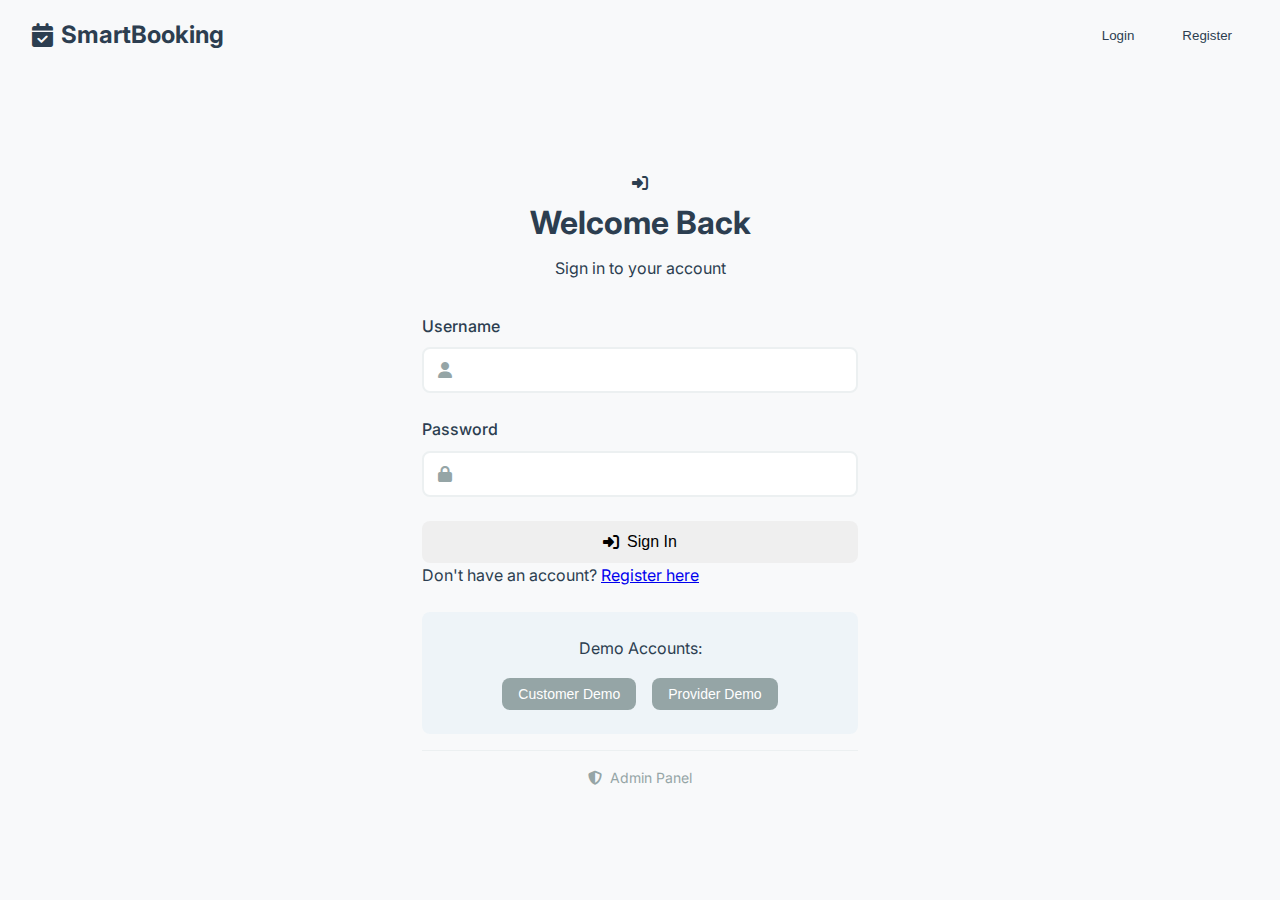
<file: frontend/accounts/index.html>
<!DOCTYPE html>
<html lang="en">
<head>
    <meta charset="UTF-8">
    <meta name="viewport" content="width=device-width, initial-scale=1.0">
    <title>SmartBooking - Your Complete Service Platform</title>
    
    <!-- Google Fonts -->
    <link href="https://fonts.googleapis.com/css2?family=Inter:wght@300;400;500;600;700&display=swap" rel="stylesheet">
    
    <!-- Font Awesome Icons -->
    <link href="https://cdnjs.cloudflare.com/ajax/libs/font-awesome/6.4.0/css/all.min.css" rel="stylesheet">
    
    <!-- Custom Styles -->
    <link href="styles.css" rel="stylesheet">
</head>
<body>
    <div class="container">
        <!-- Navigation Header -->
        <nav class="navbar">
            <div class="nav-brand">
                <i class="fas fa-calendar-check"></i>
                <span>SmartBooking</span>
            </div>
            <div class="nav-links" id="nav-links">
                <!-- Guest Navigation -->
                <button id="login-btn" class="nav-link">Login</button>
                <button id="register-btn" class="nav-link">Register</button>
                
                <!-- Authenticated Navigation -->
                <button id="dashboard-btn" class="nav-link hidden">Dashboard</button>
                <button id="services-btn" class="nav-link hidden">Services</button>
                <button id="bookings-btn" class="nav-link hidden">Bookings</button>
                <button id="notifications-btn" class="nav-link hidden">
                    <i class="fas fa-bell"></i>
                    Notifications
                    <span id="notification-badge" class="notification-badge hidden">0</span>
                </button>
                
                <!-- Provider Only -->
                <button id="my-services-btn" class="nav-link hidden">My Services</button>
                
                <!-- Customer Only -->
                <button id="browse-categories-btn" class="nav-link hidden">Browse Categories</button>
                
                <!-- Common -->
                <button id="profile-btn" class="nav-link hidden">Profile</button>
                <button id="logout-btn" class="nav-link hidden">Logout</button>
            </div>
        </nav>

        <!-- Alert Messages -->
        <div id="alert-container"></div>

        <!-- Login Form -->
        <div id="login-section" class="auth-section">
            <div class="auth-card">
                <div class="auth-header">
                    <i class="fas fa-sign-in-alt"></i>
                    <h2>Welcome Back</h2>
                    <p>Sign in to your account</p>
                </div>
                <form id="login-form" class="auth-form">
                    <div class="form-group">
                        <label for="login-username">Username</label>
                        <div class="input-group">
                            <i class="fas fa-user"></i>
                            <input type="text" id="login-username" name="username" required>
                        </div>
                    </div>
                    <div class="form-group">
                        <label for="login-password">Password</label>
                        <div class="input-group">
                            <i class="fas fa-lock"></i>
                            <input type="password" id="login-password" name="password" required>
                        </div>
                    </div>
                    <button type="submit" class="btn btn-primary" id="login-submit">
                        <i class="fas fa-sign-in-alt"></i>
                        Sign In
                    </button>
                </form>
                <div class="auth-footer">
                    <p>Don't have an account? <a href="#" id="show-register">Register here</a></p>
                    <div class="demo-accounts">
                        <p>Demo Accounts:</p>
                        <div class="demo-buttons">
                            <button class="btn btn-sm btn-secondary" onclick="fillDemoLogin('customer1', 'customer123')">Customer Demo</button>
                            <button class="btn btn-sm btn-secondary" onclick="fillDemoLogin('provider1', 'provider123')">Provider Demo</button>
                        </div>
                    </div>
                    <div class="admin-link">
                        <a href="../admin/index.html">
                            <i class="fas fa-shield-alt"></i>
                            Admin Panel
                        </a>
                    </div>
                </div>
            </div>
        </div>

        <!-- Registration Form -->
        <div id="register-section" class="auth-section hidden">
            <div class="auth-card">
                <div class="auth-header">
                    <i class="fas fa-user-plus"></i>
                    <h2>Create Account</h2>
                    <p>Join SmartBooking today</p>
                </div>
                <form id="register-form" class="auth-form">
                    <div class="form-row">
                        <div class="form-group">
                            <label for="first-name">First Name</label>
                            <div class="input-group">
                                <i class="fas fa-user"></i>
                                <input type="text" id="first-name" name="first_name" required>
                            </div>
                        </div>
                        <div class="form-group">
                            <label for="last-name">Last Name</label>
                            <div class="input-group">
                                <i class="fas fa-user"></i>
                                <input type="text" id="last-name" name="last_name" required>
                            </div>
                        </div>
                    </div>
                    <div class="form-group">
                        <label for="username">Username</label>
                        <div class="input-group">
                            <i class="fas fa-at"></i>
                            <input type="text" id="username" name="username" required>
                        </div>
                    </div>
                    <div class="form-group">
                        <label for="email">Email</label>
                        <div class="input-group">
                            <i class="fas fa-envelope"></i>
                            <input type="email" id="email" name="email" required>
                        </div>
                    </div>
                    <div class="form-group">
                        <label for="phone">Phone Number</label>
                        <div class="input-group">
                            <i class="fas fa-phone"></i>
                            <input type="tel" id="phone" name="phone">
                        </div>
                    </div>
                    <div class="form-group">
                        <label for="user-type">Account Type</label>
                        <div class="input-group">
                            <i class="fas fa-users"></i>
                            <select id="user-type" name="user_type" required>
                                <option value="">Select Account Type</option>
                                <option value="customer">Customer</option>
                                <option value="provider">Service Provider</option>
                            </select>
                        </div>
                    </div>
                    
                    <!-- Provider-specific fields -->
                    <div id="provider-fields" class="hidden">
                        <div class="form-group">
                            <label for="business-name">Business Name</label>
                            <div class="input-group">
                                <i class="fas fa-building"></i>
                                <input type="text" id="business-name" name="business_name">
                            </div>
                        </div>
                        <div class="form-group">
                            <label for="description">Business Description</label>
                            <div class="input-group">
                                <i class="fas fa-info-circle"></i>
                                <textarea id="description" name="description" rows="3"></textarea>
                            </div>
                        </div>
                        <div class="form-group">
                            <label for="location">Location</label>
                            <div class="input-group">
                                <i class="fas fa-map-marker-alt"></i>
                                <input type="text" id="location" name="location">
                            </div>
                        </div>
                    </div>

                    <div class="form-row">
                        <div class="form-group">
                            <label for="password">Password</label>
                            <div class="input-group">
                                <i class="fas fa-lock"></i>
                                <input type="password" id="password" name="password" required>
                            </div>
                        </div>
                        <div class="form-group">
                            <label for="password-confirm">Confirm Password</label>
                            <div class="input-group">
                                <i class="fas fa-lock"></i>
                                <input type="password" id="password-confirm" name="password_confirm" required>
                            </div>
                        </div>
                    </div>
                    <button type="submit" class="btn btn-primary" id="register-submit">
                        <i class="fas fa-user-plus"></i>
                        Create Account
                    </button>
                </form>
                <div class="auth-footer">
                    <p>Already have an account? <a href="#" id="show-login">Sign in here</a></p>
                </div>
            </div>
        </div>

        <!-- Dashboard Section -->
        <div id="dashboard-section" class="main-section hidden">
            <div class="dashboard-container">
                <div class="dashboard-header">
                    <h1><i class="fas fa-tachometer-alt"></i> Dashboard</h1>
                    <p id="dashboard-welcome">Welcome back!</p>
                </div>
                
                <div class="dashboard-stats">
                    <div class="stat-card">
                        <div class="stat-icon">
                            <i class="fas fa-calendar-check"></i>
                        </div>
                        <div class="stat-content">
                            <h3 id="total-bookings">0</h3>
                            <p>Total Bookings</p>
                        </div>
                    </div>
                    
                    <div class="stat-card">
                        <div class="stat-icon">
                            <i class="fas fa-clock"></i>
                        </div>
                        <div class="stat-content">
                            <h3 id="pending-bookings">0</h3>
                            <p>Pending Bookings</p>
                        </div>
                    </div>
                    
                    <div class="stat-card">
                        <div class="stat-icon">
                            <i class="fas fa-check-circle"></i>
                        </div>
                        <div class="stat-content">
                            <h3 id="completed-bookings">0</h3>
                            <p>Completed</p>
                        </div>
                    </div>
                    
                    <div class="stat-card" id="revenue-card">
                        <div class="stat-icon">
                            <i class="fas fa-dollar-sign"></i>
                        </div>
                        <div class="stat-content">
                            <h3 id="total-revenue">$0</h3>
                            <p>Total Revenue</p>
                        </div>
                    </div>
                </div>

                <!-- Quick Actions for Customers -->
                <div id="customer-quick-actions" class="customer-theme hidden">
                    <div class="service-categories">
                        <h2>Browse Services by Category</h2>
                        <div class="category-nav">
                            <a href="#" class="category-card" onclick="showCategoryServices('education')">
                                <div class="category-icon">
                                    <i class="fas fa-graduation-cap"></i>
                                </div>
                                <h3>Education</h3>
                                <p>Tutoring, Online Courses, Workshops</p>
                            </a>
                            
                            <a href="#" class="category-card" onclick="showCategoryServices('travel')">
                                <div class="category-icon">
                                    <i class="fas fa-plane"></i>
                                </div>
                                <h3>Travel</h3>
                                <p>Tour Guides, Travel Planning, Transportation</p>
                            </a>
                            
                            <a href="#" class="category-card" onclick="showCategoryServices('food')">
                                <div class="category-icon">
                                    <i class="fas fa-utensils"></i>
                                </div>
                                <h3>Food & Dining</h3>
                                <p>Catering, Personal Chef, Cooking Classes</p>
                            </a>
                            
                            <a href="#" class="category-card" onclick="showCategoryServices('beauty')">
                                <div class="category-icon">
                                    <i class="fas fa-spa"></i>
                                </div>
                                <h3>Beauty & Wellness</h3>
                                <p>Spa Services, Beauty Treatments, Fitness</p>
                            </a>
                            
                            <a href="#" class="category-card" onclick="showCategoryServices('home')">
                                <div class="category-icon">
                                    <i class="fas fa-home"></i>
                                </div>
                                <h3>Home Services</h3>
                                <p>Cleaning, Repair, Interior Design</p>
                            </a>
                            
                            <a href="#" class="category-card" onclick="showCategoryServices('business')">
                                <div class="category-icon">
                                    <i class="fas fa-briefcase"></i>
                                </div>
                                <h3>Business</h3>
                                <p>Consulting, Legal, Accounting</p>
                            </a>
                        </div>
                    </div>
                </div>

                <!-- Quick Actions for Providers -->
                <div id="provider-quick-actions" class="provider-theme hidden">
                    <div class="flat-card">
                        <h3><i class="fas fa-plus-circle"></i> Quick Actions</h3>
                        <div class="actions-grid">
                            <button class="btn btn-primary" onclick="showAddServiceForm()">
                                <i class="fas fa-plus"></i>
                                Add New Service
                            </button>
                            <button class="btn btn-secondary" onclick="showSection('bookings')">
                                <i class="fas fa-calendar"></i>
                                Manage Bookings
                            </button>
                            <button class="btn btn-secondary" onclick="showMyServices()">
                                <i class="fas fa-cog"></i>
                                My Services
                            </button>
                        </div>
                    </div>
                </div>

                <!-- Recent Activity -->
                <div class="dashboard-sections">
                    <div class="dashboard-section-card">
                        <h3><i class="fas fa-calendar-alt"></i> Recent Bookings</h3>
                        <div id="recent-bookings">
                            <p class="no-data">No recent bookings</p>
                        </div>
                        <button class="btn btn-secondary" onclick="showSection('bookings')">View All Bookings</button>
                    </div>
                    
                    <div class="dashboard-section-card">
                        <h3><i class="fas fa-bell"></i> Recent Notifications</h3>
                        <div id="recent-notifications">
                            <p class="no-data">No recent notifications</p>
                        </div>
                        <button class="btn btn-secondary" onclick="showSection('notifications')">View All Notifications</button>
                    </div>
                </div>
            </div>
        </div>

        <!-- Category-Specific Service Pages -->
        <div id="category-services-section" class="main-section hidden">
            <div class="section-container">
                <div class="section-header">
                    <h1 id="category-title">Category Services</h1>
                    <div class="section-actions">
                        <button class="btn btn-secondary" onclick="showSection('dashboard')">
                            <i class="fas fa-arrow-left"></i>
                            Back to Dashboard
                        </button>
                    </div>
                </div>
                
                <div id="category-services-grid" class="services-grid">
                    <!-- Services will be loaded here -->
                </div>
            </div>
        </div>

        <!-- Services Section -->
        <div id="services-section" class="main-section hidden">
            <div class="section-container">
                <div class="section-header">
                    <h1><i class="fas fa-concierge-bell"></i> Services</h1>
                    <div class="section-actions">
                        <button id="new-service-btn" class="btn btn-primary hidden">
                            <i class="fas fa-plus"></i>
                            Add Service
                        </button>
                    </div>
                </div>
                
                <!-- Service Filters -->
                <div class="services-filters">
                    <div class="filter-group">
                        <select id="category-filter">
                            <option value="">All Categories</option>
                        </select>
                        <input type="text" id="search-filter" placeholder="Search services...">
                        <button id="apply-service-filters" class="btn btn-secondary">Apply Filters</button>
                    </div>
                </div>
                
                <!-- Services List -->
                <div id="services-list" class="services-grid">
                    <p class="no-data">Loading services...</p>
                </div>
            </div>
        </div>

        <!-- Bookings Section -->
        <div id="bookings-section" class="main-section hidden">
            <div class="section-container">
                <div class="section-header">
                    <h1><i class="fas fa-calendar-alt"></i> Bookings Management</h1>
                </div>
                
                <div class="bookings-filters">
                    <select id="status-filter">
                        <option value="">All Status</option>
                        <option value="pending">Pending</option>
                        <option value="confirmed">Confirmed</option>
                        <option value="completed">Completed</option>
                        <option value="cancelled">Cancelled</option>
                    </select>
                    <input type="date" id="date-filter">
                    <button id="apply-booking-filters" class="btn btn-secondary">Apply Filters</button>
                </div>
                
                <div id="bookings-list" class="bookings-list">
                    <p class="no-data">Loading bookings...</p>
                </div>
            </div>
        </div>

        <!-- Notifications Section -->
        <div id="notifications-section" class="main-section hidden">
            <div class="section-container">
                <div class="section-header">
                    <h1><i class="fas fa-bell"></i> Notifications</h1>
                    <div class="section-actions">
                        <button id="mark-all-read-btn" class="btn btn-secondary">
                            <i class="fas fa-check"></i>
                            Mark All Read
                        </button>
                    </div>
                </div>
                
                <div id="notifications-list" class="notifications-list">
                    <p class="no-data">Loading notifications...</p>
                </div>
            </div>
        </div>

        <!-- Profile Section -->
        <div id="profile-section" class="main-section hidden">
            <div class="profile-container">
                <div class="profile-header">
                    <div class="profile-avatar">
                        <i class="fas fa-user-circle"></i>
                    </div>
                    <div class="profile-info">
                        <h2 id="profile-name">User Name</h2>
                        <p id="profile-type" class="profile-type">Account Type</p>
                        <span id="profile-status" class="status-badge">Status</span>
                    </div>
                    <div class="profile-actions">
                        <button class="btn btn-secondary" onclick="editProfile()">
                            <i class="fas fa-edit"></i>
                            Edit Profile
                        </button>
                    </div>
                </div>

                <div class="profile-content">
                    <div class="profile-section-card">
                        <h3><i class="fas fa-user"></i> Personal Information</h3>
                        <div class="profile-details">
                            <div class="detail-item">
                                <label>Username:</label>
                                <span id="profile-username">-</span>
                            </div>
                            <div class="detail-item">
                                <label>Email:</label>
                                <span id="profile-email">-</span>
                            </div>
                            <div class="detail-item">
                                <label>Phone:</label>
                                <span id="profile-phone">-</span>
                            </div>
                            <div class="detail-item">
                                <label>Member Since:</label>
                                <span id="profile-joined">-</span>
                            </div>
                        </div>
                    </div>

                    <!-- Customer Profile -->
                    <div id="customer-profile" class="profile-section-card hidden">
                        <h3><i class="fas fa-heart"></i> Customer Information</h3>
                        <div class="profile-details">
                            <div class="detail-item">
                                <label>Preferred Categories:</label>
                                <span id="preferred-categories">All Categories</span>
                            </div>
                            <div class="detail-item">
                                <label>Total Bookings:</label>
                                <span id="customer-total-bookings">0</span>
                            </div>
                            <div class="detail-item">
                                <label>Favorite Services:</label>
                                <span id="favorite-services">None yet</span>
                            </div>
                        </div>
                    </div>

                    <!-- Provider Profile -->
                    <div id="provider-profile" class="profile-section-card hidden">
                        <h3><i class="fas fa-briefcase"></i> Business Information</h3>
                        <div class="profile-details">
                            <div class="detail-item">
                                <label>Business Name:</label>
                                <span id="business-name-display">-</span>
                            </div>
                            <div class="detail-item">
                                <label>Description:</label>
                                <span id="business-description">-</span>
                            </div>
                            <div class="detail-item">
                                <label>Location:</label>
                                <span id="business-location">-</span>
                            </div>
                            <div class="detail-item">
                                <label>Total Services:</label>
                                <span id="provider-total-services">0</span>
                            </div>
                            <div class="detail-item">
                                <label>Total Bookings:</label>
                                <span id="provider-total-bookings">0</span>
                            </div>
                            <div class="detail-item">
                                <label>Average Rating:</label>
                                <span id="provider-rating">No ratings yet</span>
                            </div>
                        </div>
                    </div>
                </div>
            </div>
        </div>

        <!-- Customer Floating Action Button -->
        <button id="customer-fab" class="customer-theme fab hidden" onclick="showQuickBooking()">
            <i class="fas fa-plus"></i>
        </button>

        <!-- Service Modal -->
        <div id="service-modal" class="modal hidden">
            <div class="modal-content">
                <div class="modal-header">
                    <h3 id="service-modal-title">Service Details</h3>
                    <button class="modal-close" onclick="closeServiceModal()">
                        <i class="fas fa-times"></i>
                    </button>
                </div>
                <div class="modal-body" id="service-modal-body">
                    <!-- Dynamic content will be loaded here -->
                </div>
                <div class="modal-footer" id="service-modal-footer">
                    <!-- Dynamic actions will be loaded here -->
                </div>
            </div>
        </div>

        <!-- Booking Modal -->
        <div id="booking-modal" class="modal hidden">
            <div class="modal-content">
                <div class="modal-header">
                    <h3 id="modal-title">Booking Details</h3>
                    <button id="close-modal" class="modal-close">
                        <i class="fas fa-times"></i>
                    </button>
                </div>
                <div class="modal-body" id="modal-body">
                    <!-- Dynamic content will be loaded here -->
                </div>
                <div class="modal-footer" id="modal-footer">
                    <!-- Dynamic actions will be loaded here -->
                </div>
            </div>
        </div>

        <!-- Loading Spinner -->
        <div id="loading-spinner" class="loading-spinner hidden">
            <div class="spinner"></div>
            <p>Loading...</p>
        </div>
    </div>

    <script src="script.js"></script>
</body>
</html>
</file>
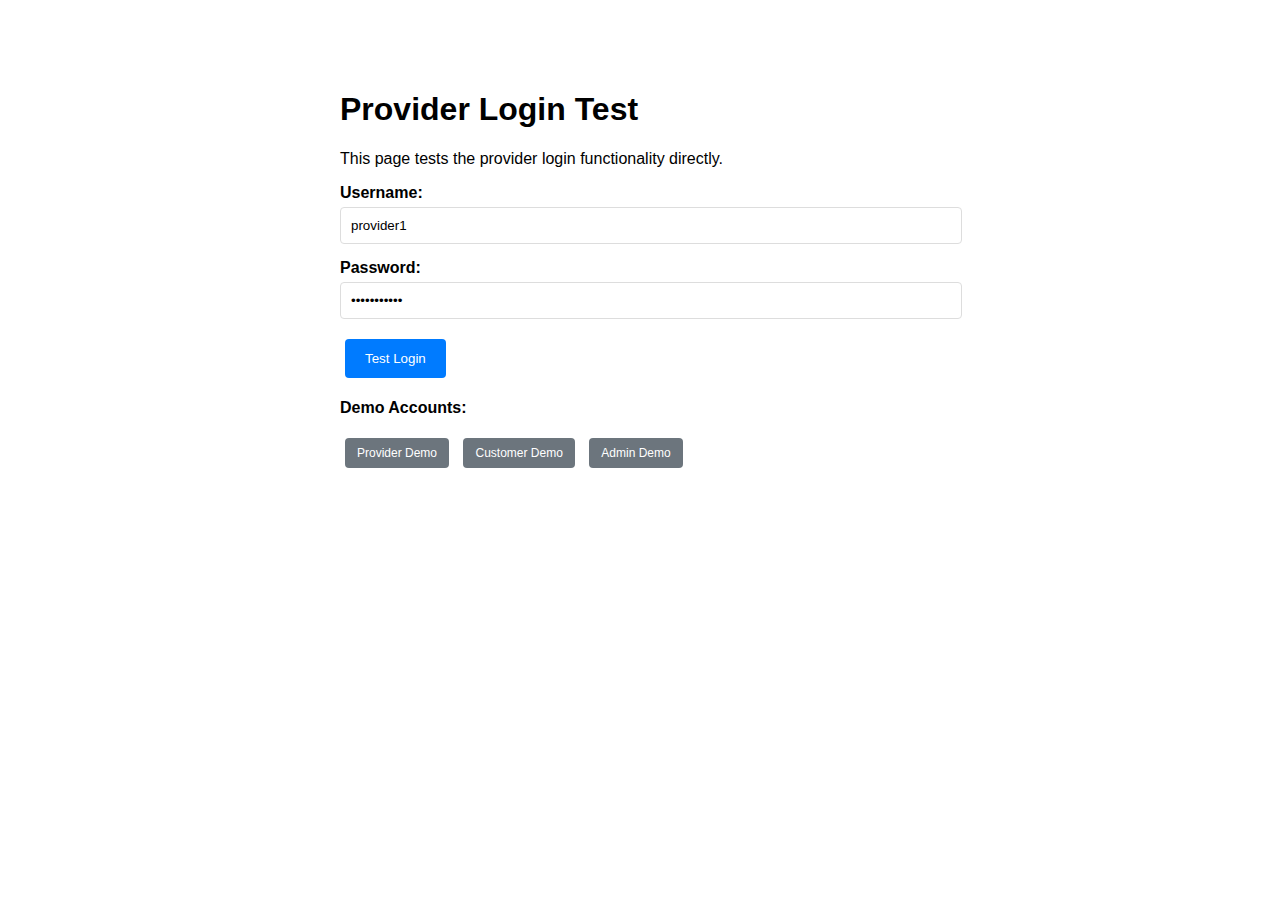
<file: test_provider_login.html>
<!DOCTYPE html>
<html lang="en">
<head>
    <meta charset="UTF-8">
    <meta name="viewport" content="width=device-width, initial-scale=1.0">
    <title>Provider Login Test</title>
    <style>
        body { font-family: Arial, sans-serif; max-width: 600px; margin: 50px auto; padding: 20px; }
        .form-group { margin-bottom: 15px; }
        label { display: block; margin-bottom: 5px; font-weight: bold; }
        input { width: 100%; padding: 10px; border: 1px solid #ddd; border-radius: 4px; }
        button { background: #007bff; color: white; padding: 12px 20px; border: none; border-radius: 4px; cursor: pointer; margin: 5px; }
        button:hover { background: #0056b3; }
        .result { margin-top: 20px; padding: 15px; border-radius: 4px; }
        .success { background: #d4edda; color: #155724; border: 1px solid #c3e6cb; }
        .error { background: #f8d7da; color: #721c24; border: 1px solid #f5c6cb; }
        .demo-buttons { margin-top: 10px; }
        .demo-buttons button { background: #6c757d; font-size: 12px; padding: 8px 12px; }
    </style>
</head>
<body>
    <h1>Provider Login Test</h1>
    <p>This page tests the provider login functionality directly.</p>
    
    <form id="testForm">
        <div class="form-group">
            <label for="username">Username:</label>
            <input type="text" id="username" name="username" placeholder="Enter username">
        </div>
        
        <div class="form-group">
            <label for="password">Password:</label>
            <input type="password" id="password" name="password" placeholder="Enter password">
        </div>
        
        <button type="submit">Test Login</button>
        
        <div class="demo-buttons">
            <p><strong>Demo Accounts:</strong></p>
            <button type="button" onclick="fillCredentials('provider1', 'provider123')">Provider Demo</button>
            <button type="button" onclick="fillCredentials('customer1', 'customer123')">Customer Demo</button>
            <button type="button" onclick="fillCredentials('admin', 'admin123')">Admin Demo</button>
        </div>
    </form>
    
    <div id="result"></div>
    
    <script>
        const API_BASE_URL = 'http://127.0.0.1:8000';
        
        function fillCredentials(username, password) {
            document.getElementById('username').value = username;
            document.getElementById('password').value = password;
        }
        
        async function testLogin(username, password) {
            const resultDiv = document.getElementById('result');
            resultDiv.innerHTML = '<p>Testing login...</p>';
            
            try {
                const response = await fetch(`${API_BASE_URL}/accounts/login/`, {
                    method: 'POST',
                    headers: {
                        'Content-Type': 'application/json'
                    },
                    body: JSON.stringify({ username, password })
                });
                
                if (response.ok) {
                    const data = await response.json();
                    resultDiv.innerHTML = `
                        <div class="result success">
                            <h3>✅ Login Successful!</h3>
                            <p><strong>Username:</strong> ${data.user.username}</p>
                            <p><strong>User Type:</strong> ${data.user.user_type}</p>
                            <p><strong>Full Name:</strong> ${data.user.first_name} ${data.user.last_name}</p>
                            <p><strong>Email:</strong> ${data.user.email}</p>
                            <p><strong>Phone:</strong> ${data.user.phone}</p>
                            <p><strong>Is Verified:</strong> ${data.user.is_verified ? 'Yes' : 'No'}</p>
                            <p><strong>Token:</strong> ${data.token}</p>
                        </div>
                    `;
                    
                    // Test profile endpoint
                    await testProfile(data.token);
                } else {
                    const errorData = await response.text();
                    resultDiv.innerHTML = `
                        <div class="result error">
                            <h3>❌ Login Failed</h3>
                            <p><strong>Status:</strong> ${response.status} ${response.statusText}</p>
                            <p><strong>Error:</strong> ${errorData}</p>
                        </div>
                    `;
                }
            } catch (error) {
                resultDiv.innerHTML = `
                    <div class="result error">
                        <h3>❌ Network Error</h3>
                        <p><strong>Error:</strong> ${error.message}</p>
                        <p>Make sure the Django server is running on http://127.0.0.1:8000</p>
                    </div>
                `;
            }
        }
        
        async function testProfile(token) {
            try {
                const response = await fetch(`${API_BASE_URL}/accounts/profile/`, {
                    method: 'GET',
                    headers: {
                        'Authorization': `Token ${token}`,
                        'Content-Type': 'application/json'
                    }
                });
                
                if (response.ok) {
                    const profileData = await response.json();
                    const profileDiv = document.createElement('div');
                    profileDiv.innerHTML = `
                        <div class="result success" style="margin-top: 15px;">
                            <h3>👤 Profile Data</h3>
                            <p><strong>Profile exists:</strong> ${profileData.profile ? 'Yes' : 'No'}</p>
                            ${profileData.profile ? `
                                <p><strong>Business Name:</strong> ${profileData.profile.business_name || 'N/A'}</p>
                                <p><strong>Description:</strong> ${profileData.profile.description || 'N/A'}</p>
                                <p><strong>Location:</strong> ${profileData.profile.location || 'N/A'}</p>
                                <p><strong>Rating:</strong> ${profileData.profile.rating || 'N/A'}</p>
                                <p><strong>Reviews:</strong> ${profileData.profile.total_reviews || 0}</p>
                                <p><strong>Profile Verified:</strong> ${profileData.profile.is_verified ? 'Yes' : 'No'}</p>
                            ` : ''}
                        </div>
                    `;
                    document.getElementById('result').appendChild(profileDiv);
                }
            } catch (error) {
                console.error('Profile test error:', error);
            }
        }
        
        document.getElementById('testForm').addEventListener('submit', function(e) {
            e.preventDefault();
            const username = document.getElementById('username').value;
            const password = document.getElementById('password').value;
            
            if (!username || !password) {
                document.getElementById('result').innerHTML = `
                    <div class="result error">
                        <h3>❌ Validation Error</h3>
                        <p>Please enter both username and password.</p>
                    </div>
                `;
                return;
            }
            
            testLogin(username, password);
        });
        
        // Auto-fill provider credentials on load for quick testing
        window.addEventListener('load', () => {
            fillCredentials('provider1', 'provider123');
        });
    </script>
</body>
</html>
</file>
<file: frontend/accounts/styles.css>
/* Smart Booking - Dual Design System */
/* Material Design for Customers | Flat Design for Providers */

:root {
    /* Material Design Variables (Customer Theme) */
    --md-primary: #1976d2;
    --md-primary-variant: #1565c0;
    --md-secondary: #03dac6;
    --md-secondary-variant: #018786;
    --md-background: #fafafa;
    --md-surface: #ffffff;
    --md-error: #b00020;
    --md-on-primary: #ffffff;
    --md-on-secondary: #000000;
    --md-on-background: #000000;
    --md-on-surface: #000000;
    --md-on-error: #ffffff;
    
    /* Material Design Shadows */
    --md-elevation-1: 0px 2px 1px -1px rgba(0,0,0,0.2), 0px 1px 1px 0px rgba(0,0,0,0.14), 0px 1px 3px 0px rgba(0,0,0,0.12);
    --md-elevation-2: 0px 3px 1px -2px rgba(0,0,0,0.2), 0px 2px 2px 0px rgba(0,0,0,0.14), 0px 1px 5px 0px rgba(0,0,0,0.12);
    --md-elevation-3: 0px 3px 3px -2px rgba(0,0,0,0.2), 0px 3px 4px 0px rgba(0,0,0,0.14), 0px 1px 8px 0px rgba(0,0,0,0.12);
    --md-elevation-4: 0px 2px 4px -1px rgba(0,0,0,0.2), 0px 4px 5px 0px rgba(0,0,0,0.14), 0px 1px 10px 0px rgba(0,0,0,0.12);
    
    /* Flat Design Variables (Provider Theme) */
    --flat-primary: #3498db;
    --flat-secondary: #2ecc71;
    --flat-accent: #e74c3c;
    --flat-warning: #f39c12;
    --flat-dark: #2c3e50;
    --flat-light: #ecf0f1;
    --flat-white: #ffffff;
    --flat-gray: #95a5a6;
    --flat-text: #2c3e50;
    --flat-bg: #f8f9fa;
    
    /* Common Variables */
    --border-radius: 8px;
    --transition: all 0.3s cubic-bezier(0.4, 0, 0.2, 1);
    --font-family: 'Inter', -apple-system, BlinkMacSystemFont, 'Segoe UI', Roboto, sans-serif;
}

/* Base Styles */
* {
    margin: 0;
    padding: 0;
    box-sizing: border-box;
}

body {
    font-family: var(--font-family);
    line-height: 1.6;
    color: var(--flat-text);
    background: var(--flat-bg);
    transition: var(--transition);
}

/* Customer Theme - Material Design */
.customer-theme {
    background: var(--md-background);
    color: var(--md-on-background);
}

.customer-theme .container {
    background: var(--md-background);
}

.customer-theme .navbar {
    background: var(--md-primary);
    box-shadow: var(--md-elevation-2);
    color: var(--md-on-primary);
}

.customer-theme .auth-card,
.customer-theme .dashboard-container,
.customer-theme .section-container {
    background: var(--md-surface);
    box-shadow: var(--md-elevation-1);
    border-radius: 12px;
    transition: var(--transition);
}

.customer-theme .auth-card:hover,
.customer-theme .dashboard-container:hover {
    box-shadow: var(--md-elevation-3);
}

.customer-theme .btn-primary {
    background: var(--md-primary);
    color: var(--md-on-primary);
    box-shadow: var(--md-elevation-2);
    border-radius: 24px;
    padding: 12px 24px;
    border: none;
    font-weight: 500;
    text-transform: uppercase;
    letter-spacing: 0.5px;
    transition: var(--transition);
}

.customer-theme .btn-primary:hover {
    background: var(--md-primary-variant);
    box-shadow: var(--md-elevation-4);
    transform: translateY(-2px);
}

.customer-theme .service-card {
    background: var(--md-surface);
    border-radius: 16px;
    box-shadow: var(--md-elevation-1);
    transition: var(--transition);
    overflow: hidden;
}

.customer-theme .service-card:hover {
    box-shadow: var(--md-elevation-3);
    transform: translateY(-4px);
}

/* Provider Theme - Flat Design */
.provider-theme {
    background: var(--flat-bg);
    color: var(--flat-text);
}

.provider-theme .navbar {
    background: var(--flat-primary);
    box-shadow: none;
    border-bottom: 3px solid var(--flat-secondary);
    color: var(--flat-white);
}

.provider-theme .auth-card,
.provider-theme .dashboard-container,
.provider-theme .section-container {
    background: var(--flat-white);
    border: 2px solid var(--flat-light);
    border-radius: var(--border-radius);
    box-shadow: none;
}

.provider-theme .btn-primary {
    background: var(--flat-primary);
    color: var(--flat-white);
    border: none;
    border-radius: var(--border-radius);
    padding: 12px 24px;
    font-weight: 600;
    text-transform: none;
    transition: var(--transition);
}

.provider-theme .btn-primary:hover {
    background: var(--flat-secondary);
    transform: translateY(-1px);
}

.provider-theme .service-card {
    background: var(--flat-white);
    border: 2px solid var(--flat-light);
    border-radius: var(--border-radius);
    transition: var(--transition);
}

.provider-theme .service-card:hover {
    border-color: var(--flat-primary);
    transform: translateX(4px);
}

/* Navigation Bar */
.navbar {
    padding: 1rem 2rem;
    position: sticky;
    top: 0;
    z-index: 100;
    display: flex;
    justify-content: space-between;
    align-items: center;
}

.nav-brand {
    font-size: 1.5rem;
    font-weight: 700;
    display: flex;
    align-items: center;
    gap: 0.5rem;
}

.nav-links {
    display: flex;
    gap: 1rem;
    align-items: center;
}

.nav-link {
    background: none;
    border: none;
    color: inherit;
    text-decoration: none;
    padding: 0.5rem 1rem;
    border-radius: var(--border-radius);
    transition: var(--transition);
    cursor: pointer;
    position: relative;
}

.nav-link:hover {
    background: rgba(255, 255, 255, 0.1);
}

/* Container and Layout */
.container {
    min-height: 100vh;
}

.hidden {
    display: none !important;
}

/* Auth Sections */
.auth-section {
    min-height: calc(100vh - 80px);
    display: flex;
    align-items: center;
    justify-content: center;
    padding: 2rem;
}

.auth-card {
    width: 100%;
    max-width: 500px;
    padding: 2rem;
    margin: 1rem;
}

.auth-header {
    text-align: center;
    margin-bottom: 2rem;
}

.auth-header h2 {
    font-size: 2rem;
    margin-bottom: 0.5rem;
}

.auth-form {
    display: flex;
    flex-direction: column;
    gap: 1.5rem;
}

.form-row {
    display: grid;
    grid-template-columns: 1fr 1fr;
    gap: 1rem;
}

.form-group {
    display: flex;
    flex-direction: column;
    gap: 0.5rem;
}

.form-group label {
    font-weight: 500;
    color: var(--flat-text);
}

.input-group {
    position: relative;
    display: flex;
    align-items: center;
}

.input-group i {
    position: absolute;
    left: 1rem;
    color: var(--flat-gray);
    z-index: 1;
}

.input-group input,
.input-group select,
.input-group textarea {
    width: 100%;
    padding: 12px 16px 12px 2.5rem;
    border: 2px solid var(--flat-light);
    border-radius: var(--border-radius);
    font-size: 1rem;
    transition: var(--transition);
    background: var(--flat-white);
}

.input-group input:focus,
.input-group select:focus,
.input-group textarea:focus {
    outline: none;
    border-color: var(--flat-primary);
}

.customer-theme .input-group input:focus,
.customer-theme .input-group select:focus,
.customer-theme .input-group textarea:focus {
    border-color: var(--md-primary);
    box-shadow: 0 0 0 3px rgba(25, 118, 210, 0.1);
}

/* Buttons */
.btn {
    padding: 12px 24px;
    border: none;
    border-radius: var(--border-radius);
    font-size: 1rem;
    font-weight: 500;
    cursor: pointer;
    transition: var(--transition);
    display: inline-flex;
    align-items: center;
    gap: 0.5rem;
    text-decoration: none;
    justify-content: center;
}

.btn-secondary {
    background: var(--flat-gray);
    color: var(--flat-white);
}

.btn-secondary:hover {
    background: var(--flat-dark);
}

.btn-danger {
    background: var(--flat-accent);
    color: var(--flat-white);
}

.btn-danger:hover {
    background: #c0392b;
}

.btn-sm {
    padding: 8px 16px;
    font-size: 0.875rem;
}

/* Dashboard */
.main-section {
    padding: 2rem;
}

.dashboard-container,
.section-container {
    max-width: 1200px;
    margin: 0 auto;
    padding: 2rem;
}

.dashboard-header,
.section-header {
    text-align: center;
    margin-bottom: 3rem;
}

.dashboard-header h1,
.section-header h1 {
    font-size: 2.5rem;
    margin-bottom: 1rem;
    display: flex;
    align-items: center;
    justify-content: center;
    gap: 1rem;
}

/* Category-Based Service Navigation for Customers */
.customer-theme .service-categories {
    margin-bottom: 3rem;
}

.category-nav {
    display: grid;
    grid-template-columns: repeat(auto-fit, minmax(250px, 1fr));
    gap: 1.5rem;
    margin-bottom: 2rem;
}

.category-card {
    background: var(--md-surface);
    border-radius: 16px;
    padding: 2rem;
    text-align: center;
    cursor: pointer;
    transition: var(--transition);
    box-shadow: var(--md-elevation-1);
    text-decoration: none;
    color: inherit;
}

.customer-theme .category-card:hover {
    box-shadow: var(--md-elevation-3);
    transform: translateY(-4px);
}

.category-card .category-icon {
    font-size: 3rem;
    margin-bottom: 1rem;
    color: var(--md-primary);
}

.category-card h3 {
    font-size: 1.25rem;
    margin-bottom: 0.5rem;
}

.category-card p {
    color: var(--flat-gray);
    font-size: 0.875rem;
}

/* Service Cards */
.services-grid {
    display: grid;
    grid-template-columns: repeat(auto-fill, minmax(320px, 1fr));
    gap: 2rem;
    margin-top: 2rem;
}

.service-card {
    padding: 1.5rem;
    position: relative;
}

.service-header {
    display: flex;
    justify-content: space-between;
    align-items: start;
    margin-bottom: 1rem;
}

.service-title {
    font-size: 1.25rem;
    font-weight: 600;
    margin-bottom: 0.5rem;
}

.service-provider {
    color: var(--flat-gray);
    font-size: 0.875rem;
}

.service-price {
    font-size: 1.5rem;
    font-weight: 700;
    color: var(--md-primary);
}

.customer-theme .service-price {
    color: var(--md-primary);
}

.provider-theme .service-price {
    color: var(--flat-primary);
}

.service-description {
    margin-bottom: 1rem;
    color: var(--flat-text);
    line-height: 1.5;
}

.service-meta {
    display: flex;
    justify-content: space-between;
    align-items: center;
    margin-bottom: 1.5rem;
    font-size: 0.875rem;
    color: var(--flat-gray);
}

.service-actions {
    display: flex;
    gap: 0.5rem;
}

/* Stats and Metrics */
.dashboard-stats {
    display: grid;
    grid-template-columns: repeat(auto-fit, minmax(250px, 1fr));
    gap: 2rem;
    margin-bottom: 3rem;
}

.stat-card {
    padding: 2rem;
    text-align: center;
    border-radius: var(--border-radius);
    background: var(--flat-white);
    transition: var(--transition);
}

.customer-theme .stat-card {
    background: var(--md-surface);
    box-shadow: var(--md-elevation-1);
    border-radius: 16px;
}

.customer-theme .stat-card:hover {
    box-shadow: var(--md-elevation-2);
}

.provider-theme .stat-card {
    border: 2px solid var(--flat-light);
}

.provider-theme .stat-card:hover {
    border-color: var(--flat-primary);
}

.stat-icon {
    font-size: 2.5rem;
    margin-bottom: 1rem;
}

.customer-theme .stat-icon {
    color: var(--md-primary);
}

.provider-theme .stat-icon {
    color: var(--flat-primary);
}

.stat-content h3 {
    font-size: 2rem;
    margin-bottom: 0.5rem;
}

/* Profile Section */
.profile-container {
    max-width: 800px;
    margin: 0 auto;
}

.profile-header {
    display: flex;
    align-items: center;
    gap: 2rem;
    margin-bottom: 3rem;
    padding: 2rem;
    background: var(--flat-white);
    border-radius: var(--border-radius);
}

.customer-theme .profile-header {
    background: var(--md-surface);
    box-shadow: var(--md-elevation-1);
    border-radius: 16px;
}

.profile-avatar {
    font-size: 4rem;
    color: var(--flat-gray);
}

.profile-info {
    flex: 1;
}

.profile-info h2 {
    font-size: 2rem;
    margin-bottom: 0.5rem;
}

.profile-type {
    color: var(--flat-gray);
    font-size: 1.125rem;
    margin-bottom: 1rem;
    text-transform: capitalize;
}

.status-badge {
    padding: 0.25rem 0.75rem;
    border-radius: 12px;
    font-size: 0.75rem;
    font-weight: 600;
    text-transform: uppercase;
}

.status-badge.verified {
    background: var(--flat-secondary);
    color: var(--flat-white);
}

.status-badge.unverified {
    background: var(--flat-warning);
    color: var(--flat-white);
}

.profile-content {
    display: grid;
    gap: 2rem;
}

.profile-section-card {
    padding: 2rem;
    background: var(--flat-white);
    border-radius: var(--border-radius);
}

.customer-theme .profile-section-card {
    background: var(--md-surface);
    box-shadow: var(--md-elevation-1);
    border-radius: 16px;
}

.provider-theme .profile-section-card {
    border: 2px solid var(--flat-light);
}

.profile-section-card h3 {
    font-size: 1.25rem;
    margin-bottom: 1.5rem;
    display: flex;
    align-items: center;
    gap: 0.5rem;
}

.profile-details {
    display: grid;
    gap: 1rem;
}

.detail-item {
    display: grid;
    grid-template-columns: 150px 1fr;
    gap: 1rem;
    padding-bottom: 1rem;
    border-bottom: 1px solid var(--flat-light);
}

.detail-item:last-child {
    border-bottom: none;
    padding-bottom: 0;
}

.detail-item label {
    font-weight: 600;
    color: var(--flat-gray);
}

/* Notifications */
.notification-badge {
    background: var(--flat-accent);
    color: var(--flat-white);
    border-radius: 50%;
    padding: 0.25rem 0.5rem;
    font-size: 0.75rem;
    position: absolute;
    top: -0.5rem;
    right: -0.5rem;
    min-width: 1.5rem;
    text-align: center;
}

/* Loading and Alerts */
.loading-spinner {
    position: fixed;
    top: 50%;
    left: 50%;
    transform: translate(-50%, -50%);
    z-index: 1000;
    background: rgba(255, 255, 255, 0.9);
    padding: 2rem;
    border-radius: var(--border-radius);
    text-align: center;
}

.spinner {
    width: 40px;
    height: 40px;
    border: 4px solid var(--flat-light);
    border-top: 4px solid var(--flat-primary);
    border-radius: 50%;
    animation: spin 1s linear infinite;
    margin: 0 auto 1rem;
}

@keyframes spin {
    0% { transform: rotate(0deg); }
    100% { transform: rotate(360deg); }
}

.alert {
    padding: 1rem 2rem;
    margin: 1rem 0;
    border-radius: var(--border-radius);
    border-left: 4px solid;
    position: relative;
    z-index: 1001;
}

.alert.success {
    background: rgba(46, 204, 113, 0.1);
    border-color: var(--flat-secondary);
    color: var(--flat-secondary);
}

.alert.error {
    background: rgba(231, 76, 60, 0.1);
    border-color: var(--flat-accent);
    color: var(--flat-accent);
}

.alert.info {
    background: rgba(52, 152, 219, 0.1);
    border-color: var(--flat-primary);
    color: var(--flat-primary);
}

/* Responsive Design */
@media (max-width: 768px) {
    .navbar {
        padding: 1rem;
        flex-direction: column;
        gap: 1rem;
    }
    
    .nav-links {
        flex-wrap: wrap;
        justify-content: center;
    }
    
    .dashboard-container,
    .section-container {
        padding: 1rem;
    }
    
    .form-row {
        grid-template-columns: 1fr;
    }
    
    .profile-header {
        flex-direction: column;
        text-align: center;
    }
    
    .detail-item {
        grid-template-columns: 1fr;
        gap: 0.5rem;
    }
    
    .category-nav {
        grid-template-columns: 1fr;
    }
    
    .services-grid {
        grid-template-columns: 1fr;
    }
}

@media (max-width: 480px) {
    .dashboard-header h1,
    .section-header h1 {
        font-size: 2rem;
        flex-direction: column;
    }
    
    .auth-card {
        padding: 1.5rem;
    }
    
    .stat-card {
        padding: 1.5rem;
    }
    
    .service-card {
        padding: 1rem;
    }
}

/* Customer Service Categories */
.customer-theme .service-categories {
    background: var(--md-surface);
    border-radius: 16px;
    padding: 2rem;
    margin-bottom: 2rem;
    box-shadow: var(--md-elevation-1);
}

.customer-theme .service-categories h2 {
    text-align: center;
    margin-bottom: 2rem;
    color: var(--md-primary);
}

/* Interactive Elements for Customer Theme */
.customer-theme .interactive-card {
    background: var(--md-surface);
    border-radius: 16px;
    padding: 1.5rem;
    box-shadow: var(--md-elevation-1);
    transition: var(--transition);
    cursor: pointer;
}

.customer-theme .interactive-card:hover {
    box-shadow: var(--md-elevation-3);
    transform: translateY(-2px);
}

.customer-theme .fab {
    position: fixed;
    bottom: 2rem;
    right: 2rem;
    width: 56px;
    height: 56px;
    border-radius: 50%;
    background: var(--md-secondary);
    color: var(--md-on-secondary);
    border: none;
    font-size: 1.5rem;
    cursor: pointer;
    box-shadow: var(--md-elevation-3);
    transition: var(--transition);
}

.customer-theme .fab:hover {
    box-shadow: var(--md-elevation-4);
    transform: scale(1.1);
}

/* Provider Flat Cards */
.provider-theme .flat-card {
    background: var(--flat-white);
    border: 2px solid var(--flat-light);
    border-radius: var(--border-radius);
    padding: 1.5rem;
    transition: var(--transition);
}

.provider-theme .flat-card:hover {
    border-color: var(--flat-primary);
    box-shadow: 0 4px 8px rgba(52, 152, 219, 0.1);
}

/* Demo accounts styling */
.demo-accounts {
    margin-top: 1.5rem;
    padding: 1.5rem;
    background: rgba(52, 152, 219, 0.05);
    border-radius: var(--border-radius);
    text-align: center;
}

.demo-buttons {
    display: flex;
    gap: 1rem;
    justify-content: center;
    margin-top: 1rem;
}

.admin-link {
    margin-top: 1rem;
    padding-top: 1rem;
    border-top: 1px solid var(--flat-light);
}

.admin-link a {
    color: var(--flat-gray);
    text-decoration: none;
    font-size: 0.875rem;
    display: flex;
    align-items: center;
    justify-content: center;
    gap: 0.5rem;
    transition: var(--transition);
}

.admin-link a:hover {
    color: var(--flat-primary);
}

/* Modals */
.modal {
    position: fixed;
    top: 0;
    left: 0;
    width: 100%;
    height: 100%;
    background: rgba(0, 0, 0, 0.5);
    display: flex;
    align-items: center;
    justify-content: center;
    z-index: 1000;
}

.modal-content {
    background: var(--flat-white);
    border-radius: var(--border-radius);
    max-width: 600px;
    width: 90%;
    max-height: 80vh;
    overflow-y: auto;
    position: relative;
}

.customer-theme .modal-content {
    background: var(--md-surface);
    border-radius: 16px;
    box-shadow: var(--md-elevation-4);
}

.modal-header {
    padding: 1.5rem;
    border-bottom: 1px solid var(--flat-light);
    display: flex;
    justify-content: space-between;
    align-items: center;
}

.modal-header h3 {
    margin: 0;
    font-size: 1.25rem;
}

.modal-close {
    background: none;
    border: none;
    font-size: 1.5rem;
    cursor: pointer;
    color: var(--flat-gray);
    transition: var(--transition);
}

.modal-close:hover {
    color: var(--flat-text);
}

.modal-body {
    padding: 1.5rem;
}

.modal-footer {
    padding: 1rem 1.5rem;
    border-top: 1px solid var(--flat-light);
    display: flex;
    gap: 1rem;
    justify-content: flex-end;
}

/* Dashboard Sections */
.dashboard-sections {
    display: grid;
    grid-template-columns: repeat(auto-fit, minmax(400px, 1fr));
    gap: 2rem;
    margin-top: 2rem;
}

.dashboard-section-card {
    background: var(--flat-white);
    border: 2px solid var(--flat-light);
    border-radius: var(--border-radius);
    padding: 1.5rem;
    transition: var(--transition);
}

.customer-theme .dashboard-section-card {
    background: var(--md-surface);
    box-shadow: var(--md-elevation-1);
    border-radius: 16px;
    border: none;
}

.customer-theme .dashboard-section-card:hover {
    box-shadow: var(--md-elevation-2);
}

.provider-theme .dashboard-section-card:hover {
    border-color: var(--flat-primary);
}

.dashboard-section-card h3 {
    margin-bottom: 1rem;
    display: flex;
    align-items: center;
    gap: 0.5rem;
    color: var(--flat-text);
}

.customer-theme .dashboard-section-card h3 {
    color: var(--md-primary);
}

.provider-theme .dashboard-section-card h3 {
    color: var(--flat-primary);
}

/* Booking Items */
.booking-item {
    background: var(--flat-white);
    border: 2px solid var(--flat-light);
    border-radius: var(--border-radius);
    padding: 1.5rem;
    margin-bottom: 1rem;
    transition: var(--transition);
}

.customer-theme .booking-item {
    background: var(--md-surface);
    box-shadow: var(--md-elevation-1);
    border-radius: 16px;
    border: none;
}

.customer-theme .booking-item:hover {
    box-shadow: var(--md-elevation-2);
    transform: translateY(-2px);
}

.provider-theme .booking-item:hover {
    border-color: var(--flat-primary);
    transform: translateX(2px);
}

.booking-header {
    display: flex;
    justify-content: space-between;
    align-items: center;
    margin-bottom: 1rem;
    padding-bottom: 0.5rem;
    border-bottom: 1px solid var(--flat-light);
}

.booking-id {
    font-weight: 600;
    font-size: 1.1rem;
}

.booking-status {
    padding: 0.25rem 0.75rem;
    border-radius: 12px;
    font-size: 0.75rem;
    font-weight: 600;
    text-transform: uppercase;
}

.booking-status.pending {
    background: rgba(243, 156, 18, 0.1);
    color: var(--flat-warning);
}

.booking-status.confirmed {
    background: rgba(52, 152, 219, 0.1);
    color: var(--flat-primary);
}

.booking-status.completed {
    background: rgba(46, 204, 113, 0.1);
    color: var(--flat-secondary);
}

.booking-status.cancelled {
    background: rgba(231, 76, 60, 0.1);
    color: var(--flat-accent);
}

.booking-details {
    display: grid;
    gap: 0.5rem;
    margin-bottom: 1rem;
}

.booking-detail {
    display: flex;
    justify-content: space-between;
    align-items: center;
}

.booking-detail label {
    font-weight: 500;
    color: var(--flat-gray);
}

.booking-actions {
    display: flex;
    gap: 0.5rem;
    flex-wrap: wrap;
}

/* Notification Items */
.notification-item {
    background: var(--flat-white);
    border: 2px solid var(--flat-light);
    border-radius: var(--border-radius);
    padding: 1.5rem;
    margin-bottom: 1rem;
    transition: var(--transition);
}

.customer-theme .notification-item {
    background: var(--md-surface);
    box-shadow: var(--md-elevation-1);
    border-radius: 16px;
    border: none;
}

.notification-item.unread {
    border-left: 4px solid var(--flat-primary);
}

.customer-theme .notification-item.unread {
    border-left: 4px solid var(--md-primary);
}

.notification-header {
    display: flex;
    justify-content: space-between;
    align-items: flex-start;
    margin-bottom: 0.5rem;
}

.notification-title {
    font-weight: 600;
    font-size: 1.1rem;
    margin-bottom: 0.25rem;
}

.notification-time {
    font-size: 0.875rem;
    color: var(--flat-gray);
}

.notification-message {
    color: var(--flat-text);
    line-height: 1.5;
    margin-bottom: 1rem;
}

.notification-actions {
    display: flex;
    gap: 0.5rem;
    flex-wrap: wrap;
}

.notification-date {
    color: var(--flat-gray);
    font-size: 0.875rem;
}

/* Service Details */
.service-details {
    display: grid;
    gap: 1rem;
}

.service-detail {
    display: grid;
    grid-template-columns: 120px 1fr;
    gap: 1rem;
    padding-bottom: 0.5rem;
    border-bottom: 1px solid var(--flat-light);
}

.service-detail:last-child {
    border-bottom: none;
    padding-bottom: 0;
}

.service-detail label {
    font-weight: 600;
    color: var(--flat-gray);
}

.service-category {
    background: var(--flat-light);
    padding: 0.25rem 0.5rem;
    border-radius: 4px;
    font-size: 0.875rem;
}

.service-rating {
    color: var(--flat-warning);
}

/* Actions Grid */
.actions-grid {
    display: grid;
    grid-template-columns: repeat(auto-fit, minmax(200px, 1fr));
    gap: 1rem;
    margin-top: 1rem;
}

/* No Data Messages */
.no-data {
    text-align: center;
    color: var(--flat-gray);
    font-style: italic;
    padding: 2rem;
}

/* Filter Groups */
.filter-group {
    display: flex;
    gap: 1rem;
    align-items: center;
    margin-bottom: 1.5rem;
    flex-wrap: wrap;
}

.services-filters,
.bookings-filters {
    background: var(--flat-white);
    padding: 1.5rem;
    border-radius: var(--border-radius);
    margin-bottom: 2rem;
    border: 2px solid var(--flat-light);
}

.customer-theme .services-filters,
.customer-theme .bookings-filters {
    background: var(--md-surface);
    box-shadow: var(--md-elevation-1);
    border-radius: 16px;
    border: none;
}
</file>
